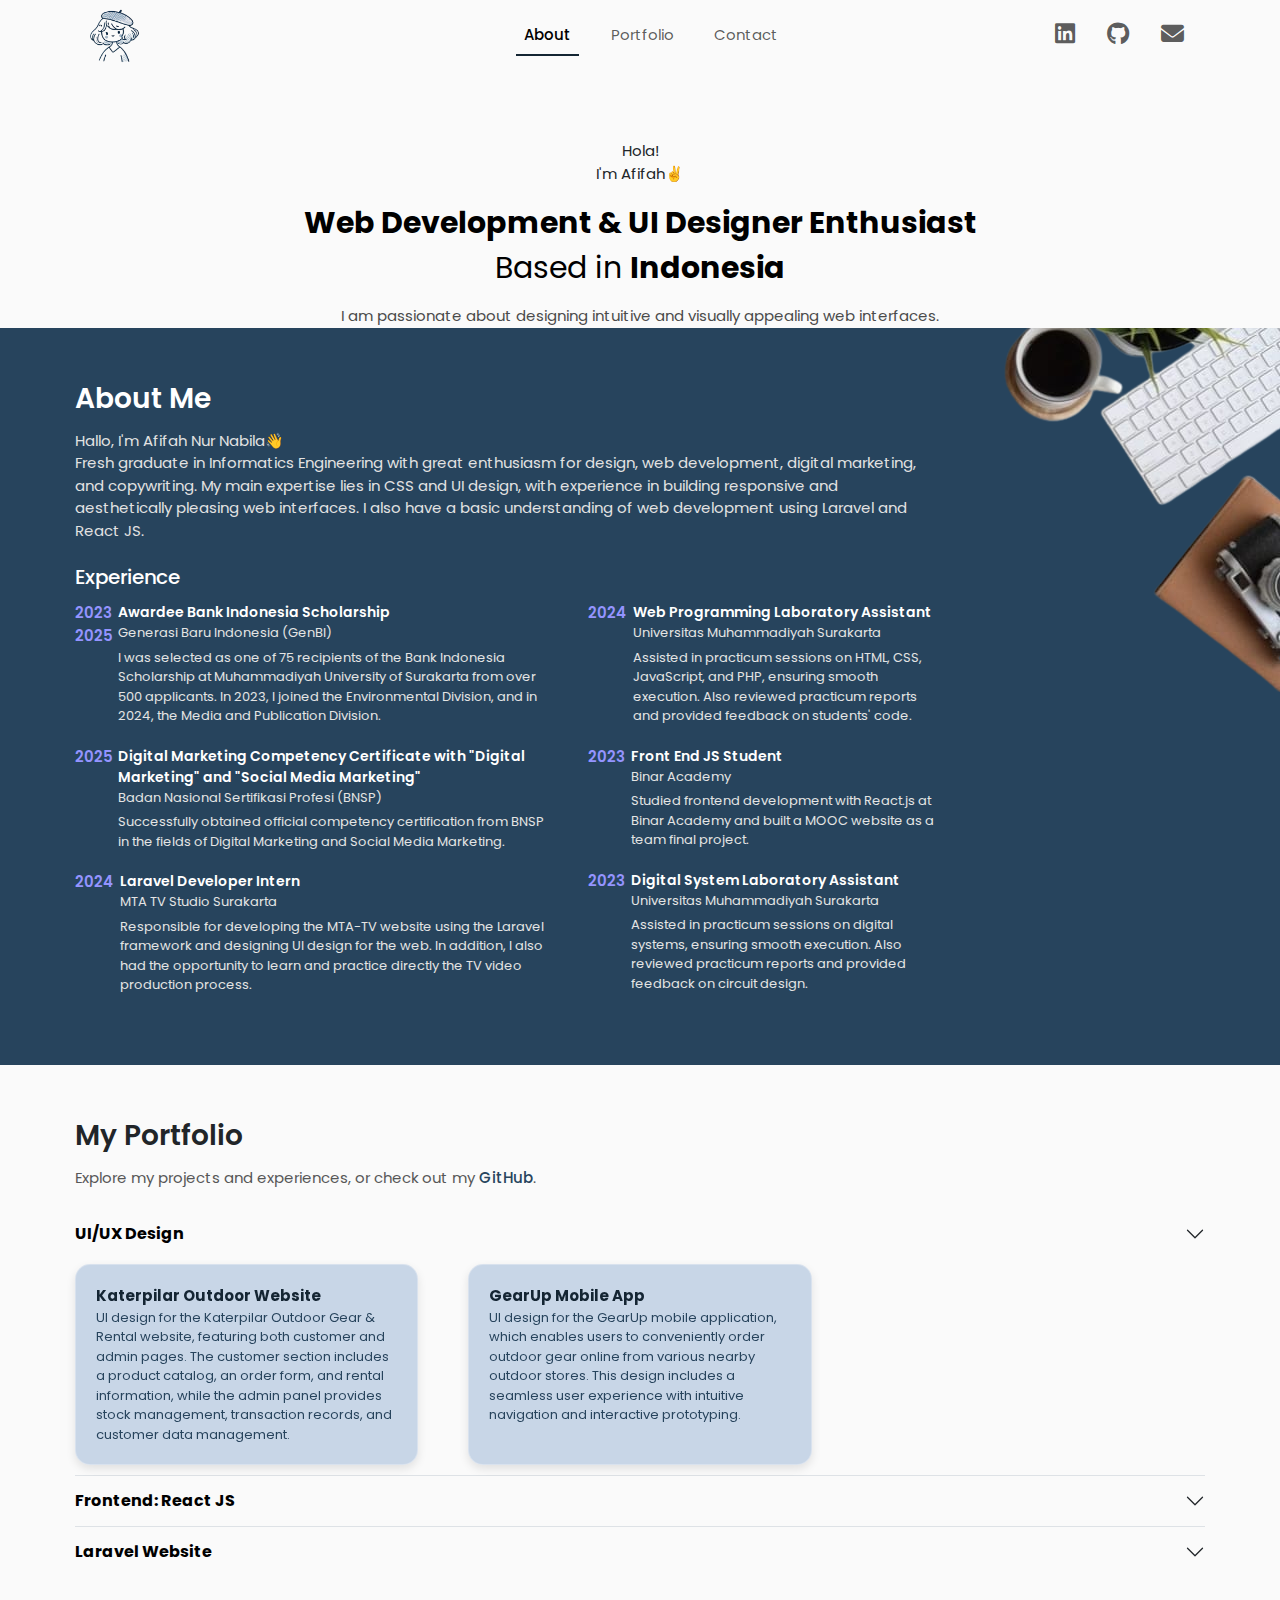
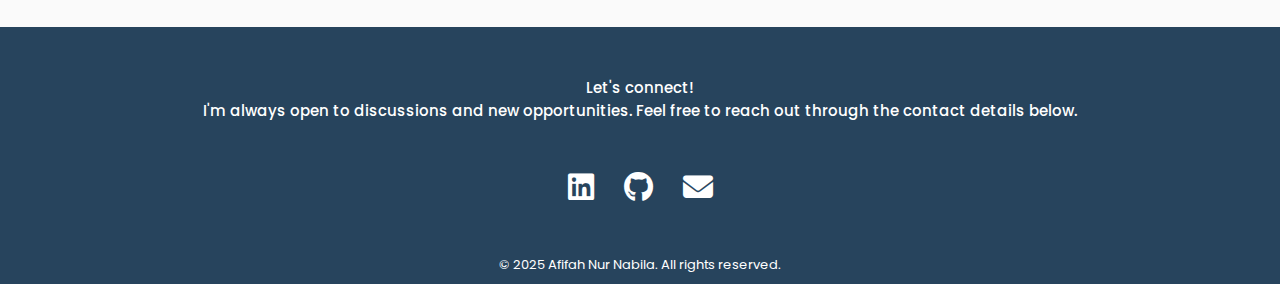
<file: page/index.html>
<!DOCTYPE html>
<html lang="id">

<head>
    <meta charset="UTF-8">
    <meta name="viewport" content="width=device-width, initial-scale=1.0">
    <title>Welcome to Afifah's portfolio :)</title>
    <link href="https://cdn.jsdelivr.net/npm/bootstrap@5.3.3/dist/css/bootstrap.min.css" rel="stylesheet"
        integrity="sha384-QWTKZyjpPEjISv5WaRU9OFeRpok6YctnYmDr5pNlyT2bRjXh0JMhjY6hW+ALEwIH" crossorigin="anonymous">
    <link rel="stylesheet" href="https://cdnjs.cloudflare.com/ajax/libs/font-awesome/6.5.1/css/all.min.css">
    <link rel="stylesheet" href="../css/style.css">
</head>

<body>
    <!-- NAVBAR -->
    <nav class="navbar fixed-top navbar-expand-lg"
        style="background-color: rgb(250, 250, 250); padding-top: 0; padding-bottom: 0;">
        <div class="container-fluid">
            <a class="navbar-brand" href="#home" style="padding-right: 8%; padding-top: 0; padding-bottom: 0;">
                <img class="logo" src="../img/logo1.png" alt="Logo" height="40">
            </a>

            <button class="navbar-toggler" type="button" data-bs-toggle="collapse" data-bs-target="#navbarNav"
                aria-controls="navbarNav" aria-expanded="false" aria-label="Toggle navigation">
                <span class="navbar-toggler-icon"></span>
            </button>

            <div class="collapse navbar-collapse justify-content-between" id="navbarNav">
                <ul class="navbar-nav mx-auto">
                    <li class="nav-item pe-4">
                        <a class="nav-link active" href="#about">About</a>
                    </li>
                    <li class="nav-item pe-4">
                        <a class="nav-link" href="#portfolio">Portfolio</a>
                    </li>
                    <li class="nav-item">
                        <a class="nav-link" href="#footer">Contact</a>
                    </li>
                </ul>

                <ul class="navbar-nav flex-row">
                    <li class="nav-item pe-2">
                        <a class="nav-link" href="https://www.linkedin.com/in/afifah-nur-nabila/" target="_blank">
                            <i class="fa-brands fa-linkedin"></i>
                        </a>
                    </li>
                    <li class="nav-item px-2">
                        <a class="nav-link" href="https://github.com/afifahnn/" target="_blank">
                            <i class="fa-brands fa-github"></i>
                        </a>
                    </li>
                    <li class="nav-item px-2">
                        <a class="nav-link" href="mailto:afifah.nn74@gmail.com">
                            <i class="fa-solid fa-envelope"></i>
                        </a>
                    </li>
                </ul>
            </div>
        </div>
    </nav>

    <!-- CONTENT -->
    <div class="content-section">
        <!-- HOME -->
        <div id="home">
            <div class="judul">Hola! <br> I'm Afifah✌</div>
            <div class="highlight"><b>Web Development & UI Designer Enthusiast</b> <br> Based in <b>Indonesia</b></div>
            <div class="resume">I am passionate about designing intuitive and visually appealing web interfaces.</div>
            <!-- <div class="scroll">Get to know me better – just scroll!</div> -->
        </div>

        <!-- ABOUT -->
        <div id="about">
            <div class="intro">
                <div class="title">About Me</div>
                <div class="content-about">Hallo, I'm Afifah Nur Nabila👋 <br>
                    Fresh graduate in Informatics Engineering with great enthusiasm for design, web development, digital
                    marketing, and copywriting. My main expertise lies in CSS and UI design, with experience in building
                    responsive and aesthetically pleasing web interfaces. I also have a basic understanding of web
                    development using Laravel and React JS.
                </div>
                <div class="experience">
                    <div class="exp">Experience</div>
                    <div class="content-exp">
                        <div class="content-left">
                            <div class="content-poin">
                                <div class="year-exp">2023 2025</div>
                                <div>
                                    <div class="judul-exp">Awardee Bank Indonesia Scholarship</div>
                                    <div class="place-exp">Generasi Baru Indonesia (GenBI)</div>
                                    <div class="desc-exp">I was selected as one of 75 recipients of the Bank Indonesia
                                        Scholarship at Muhammadiyah University of Surakarta from over 500 applicants. In
                                        2023, I joined the Environmental Division, and in 2024, the Media and
                                        Publication Division.</div>
                                </div>
                            </div>
                            <div class="content-poin">
                                <div class="year-exp">2025</div>
                                <div>
                                    <div class="judul-exp">Digital Marketing Competency Certificate with "Digital
                                        Marketing" and "Social Media Marketing"</div>
                                    <div class="place-exp">Badan Nasional Sertifikasi Profesi (BNSP)</div>
                                    <div class="desc-exp">Successfully obtained official competency certification from
                                        BNSP in the fields of Digital Marketing and Social Media Marketing.</div>
                                </div>
                            </div>
                            <div class="content-poin">
                                <div class="year-exp">2024</div>
                                <div>
                                    <div class="judul-exp">Laravel Developer Intern</div>
                                    <div class="place-exp">MTA TV Studio Surakarta</div>
                                    <div class="desc-exp">Responsible for developing the MTA-TV website using the
                                        Laravel framework and designing UI design for the web. In addition, I also had
                                        the opportunity to learn and practice directly the TV video production process.
                                    </div>
                                </div>
                            </div>
                        </div>
                        <div class="content-right">
                            <div class="content-poin">
                                <div class="year-exp">2024</div>
                                <div>
                                    <div class="judul-exp">Web Programming Laboratory Assistant</div>
                                    <div class="place-exp">Universitas Muhammadiyah Surakarta</div>
                                    <div class="desc-exp">Assisted in practicum sessions on HTML, CSS, JavaScript, and
                                        PHP, ensuring smooth execution. Also reviewed practicum reports and provided
                                        feedback on students' code.</div>
                                </div>
                            </div>
                            <div class="content-poin">
                                <div class="year-exp">2023</div>
                                <div>
                                    <div class="judul-exp">Front End JS Student</div>
                                    <div class="place-exp">Binar Academy</div>
                                    <div class="desc-exp">Studied frontend development with React.js at Binar Academy
                                        and built a MOOC website as a team final project.</div>
                                </div>
                            </div>
                            <div class="content-poin">
                                <div class="year-exp">2023</div>
                                <div>
                                    <div class="judul-exp">Digital System Laboratory Assistant</div>
                                    <div class="place-exp">Universitas Muhammadiyah Surakarta</div>
                                    <div class="desc-exp">Assisted in practicum sessions on digital systems, ensuring
                                        smooth execution. Also reviewed practicum reports and provided feedback on
                                        circuit design.</div>
                                </div>
                            </div>
                        </div>
                    </div>
                </div>
            </div>
            <div class="hero">
                <img src="../img/hero2.png">
            </div>
        </div>

        <!-- PORTFOLIO -->
        <div id="portfolio">
            <div class="intro-porto">
                <div class="title">My Portfolio</div>
                <div class="content-porto">Explore my projects and experiences, or check out my <a href="https://github.com/afifahnn" target="_blank">GitHub</a>.</div>
            </div>
            <div class="accordion-section">
                <div class="accordion accordion-flush" id="accordionFlushExample">
                    <div class="accordion-item">
                        <h2 class="accordion-header">
                            <button class="accordion-button collapsed" type="button" data-bs-toggle="collapse"
                                data-bs-target="#flush-collapseOne" aria-expanded="false" aria-controls="flush-collapseOne">
                                UI/UX Design
                            </button>
                        </h2>
                        <div id="flush-collapseOne" class="accordion-collapse collapse show"
                            data-bs-parent="#accordionFlushExample">
                            <div class="accordion-body">
                                <div class="grid-card">
                                    <div class="card">
                                        <a href="https://www.figma.com/design/nOY1vHaHNTejGvlJFJFHnt/SKRIPSI---Katerpilar?node-id=41-347&t=hydk5cuplqjMw8Pn-1" target="_blank">
                                            <div class="card-judul">Katerpilar Outdoor Website</div>
                                            <div class="card-desc">UI design for the Katerpilar Outdoor Gear & Rental website, featuring both customer and admin pages. The customer section includes a product catalog, an order form, and rental information, while the admin panel provides stock management, transaction records, and customer data management.</div>
                                        </a>
                                    </div>
                                    <div class="card">
                                        <a href="https://www.figma.com/design/LUAWXyuUj1cyHGuEn7FjXs/GearUp-IMK?node-id=0-1&t=mKk05xSuBDzECioA-1" target="_blank">
                                            <div class="card-judul">GearUp Mobile App</div>
                                            <div class="card-desc">UI design for the GearUp mobile application, which enables users to conveniently order outdoor gear online from various nearby outdoor stores. This design includes a seamless user experience with intuitive navigation and interactive prototyping.</div>
                                        </a>
                                    </div>
                                </div>
                            </div>
                        </div>
                    </div>
                    <div class="accordion-item">
                        <h2 class="accordion-header">
                            <button class="accordion-button collapsed" type="button" data-bs-toggle="collapse"
                                data-bs-target="#flush-collapseTwo" aria-expanded="false" aria-controls="flush-collapseTwo">
                                Frontend: React JS
                            </button>
                        </h2>
                        <div id="flush-collapseTwo" class="accordion-collapse collapse"
                            data-bs-parent="#accordionFlushExample">
                            <div class="accordion-body">
                                <div class="grid-card">
                                    <div class="card">
                                        <a href="https://livercourse.vercel.app/" target="_blank">
                                            <div class="card-judul">Website MOOC: Liver</div>
                                            <div class="card-desc">MOOC website: Liver, developed using the React.js framework for the frontend and Node.js for the backend. This project was a collaborative effort involving a team of four frontend developers and three backend developers. My primary role was focused on frontend development, ensuring an engaging and responsive user interface. This was our final project for the Independent Study program at Binar Academy.</div>
                                        </a>
                                    </div>
                                    <div class="card">
                                        <a href="https://challenge-04-alpha.vercel.app/" target="_blank">
                                            <div class="card-judul">Movie List</div>
                                            <div class="card-desc">A Movie List website displaying a collection of popular movies, developed using the React.js framework for a dynamic and interactive user experience.</div>
                                        </a>
                                    </div>
                                    <div class="card">
                                        <a href="https://challenge-03-pi.vercel.app/" target="_blank">
                                            <div class="card-judul">Todo List</div>
                                            <div class="card-desc">A simple Todo List landing page developed using React.js without a backend, providing a clean and interactive user interface for task management.</div>
                                        </a>
                                    </div>
                                </div>
                            </div>
                        </div>
                    </div>
                    <div class="accordion-item">
                        <h2 class="accordion-header">
                            <button class="accordion-button collapsed" type="button" data-bs-toggle="collapse"
                                data-bs-target="#flush-collapseThree" aria-expanded="false"
                                aria-controls="flush-collapseThree">
                                Laravel Website
                            </button>
                        </h2>
                        <div id="flush-collapseThree" class="accordion-collapse collapse"
                            data-bs-parent="#accordionFlushExample">
                            <div class="accordion-body">
                                <div class="grid-card">
                                    <div class="card">
                                        <a href="https://github.com/afifahnn/web-katerpilar.git" target="_blank">
                                            <div class="card-judul">Website Katerpilar Outdoor</div>
                                            <div class="card-desc">Katerpilar Outdoor website developed using the Laravel framework, featuring separate pages for customers and admins. Customers can browse the catalog, place online orders, and view their order history. Admins manage customer data, inventory, transactions, and financial records.</div>
                                        </a>
                                    </div>
                                    <div class="card">
                                        <a href="https://github.com/afifahnn/mtatv.git" target="_blank">
                                            <div class="card-judul">MTA TV</div>
                                            <div class="card-desc">The MTA TV website was developed using the Laravel framework to provide a platform for users to explore a diverse collection of videos from MTA TV, including educational, religious, and other informative content. This project was collaboratively built as part of an internship, where our team focused on enhancing the user experience and ensuring seamless video accessibility.</div>
                                        </a>
                                    </div>
                                    <div class="card">
                                        <a href="https://github.com/dianputricode/hellomi.git" target="_blank">
                                            <div class="card-judul">Hellomi Website</div>
                                            <div class="card-desc">The Hellomi website was collaboratively developed as a final project for college using the Laravel framework. It features a product catalog showcasing Hellomi bags, along with detailed product information. Users can also provide ratings and reviews for the bags, enhancing customer engagement and feedback.</div>
                                        </a>
                                    </div>
                                </div>
                            </div>
                        </div>
                    </div>
                </div>
            </div>
        </div>

        <!-- FOOTER -->
        <div id="footer">
            <div class="connect">Let's connect! <br> I'm always open to discussions and new opportunities. Feel free to reach out through the contact details below.</div>
            <div class="logo-contact">
                <div class="linked">
                    <a class="nav-link" href="https://www.linkedin.com/in/afifah-nur-nabila/" target="_blank">
                        <i class="fa-brands fa-linkedin"></i>
                    </a>
                </div>
                <div class="linked">
                    <a class="nav-link" href="https://github.com/afifahnn/" target="_blank">
                        <i class="fa-brands fa-github"></i>
                    </a>
                </div>
                <div class="linked">
                    <a href="mailto:afifah.nn74@gmail.com">
                        <i class="fa-solid fa-envelope"></i>
                    </a>
                </div>
            </div>
            <div class="copyright">© 2025 Afifah Nur Nabila. All rights reserved.</div>
        </div>
    </div>

    <!-- JAVASCRIPT -->
    <script src="https://cdn.jsdelivr.net/npm/@popperjs/core@2.11.8/dist/umd/popper.min.js"
        integrity="sha384-I7E8VVD/ismYTF4hNIPjVp/Zjvgyol6VFvRkX/vR+Vc4jQkC+hVqc2pM8ODewa9r" crossorigin="anonymous">
    </script>
    <script src="https://cdn.jsdelivr.net/npm/bootstrap@5.3.3/dist/js/bootstrap.min.js"
        integrity="sha384-0pUGZvbkm6XF6gxjEnlmuGrJXVbNuzT9qBBavbLwCsOGabYfZo0T0to5eqruptLy" crossorigin="anonymous">
    </script>
</body>

</html>
</file>
<file: css/style.css>
@import url('https://fonts.googleapis.com/css2?family=Poppins:wght@300;400;500;600;700&display=swap');

html {
    scroll-behavior: smooth;
}

body {
    font-family: 'Poppins', sans-serif;
    font-size: 15px;
}

/* NAVBAR */
.navbar {
    backdrop-filter: blur(10px);
    background-color: rgba(250, 250, 250, 0.8);
    padding-top: 0; 
    padding-bottom: 0;
}

.logo {
    width: 70px;
    height: 70px;
}

.container-fluid {
    padding-left: 80px;
    padding-right: 80px;
}

.nav-link i {
    font-size: 23px;
}

.nav-link {
    position: relative;
    transition: color 0.3s ease-in-out;
}

.nav-link.active {
    font-weight: 500;
    color: #142533;
}

.nav-link.active::after {
    content: "";
    position: absolute;
    left: 0;
    bottom: -2px;
    width: 100%;
    height: 2px;
    background-color: #142533;
}

.navbar-toggler:focus,
.navbar-toggler:active {
    outline: none;
    box-shadow: 0 0 2px rgba(0, 0, 0, 0.5);
    border: 1px solid rgba(0, 0, 0, 0.5);
}

/* HOME */
.content-section {
    padding-top: 90px;
    background-color: rgb(250, 250, 250);
}

#home {
    display: flex;
    flex-direction: column;
    gap: 15px;
    justify-content: center;
    align-items: center;
    padding-top: 50px;
    position: relative;
}

.judul {
    position: relative;
    text-align: center;
}

.highlight {
    text-align: center;
    font-size: 30px;
    color: black;
}

.resume {
    color: rgb(75, 75, 75);
}

.scroll {
    padding-top: 60px;
    padding-bottom: 10px;
    font-size: 13px;
}

.scroll i {
    font-size: 20px;
    color: #142533;
    display: flex;
    flex-direction: column;
    justify-content: center;
    align-items: center;
}

.arrow-down {
    animation: bounce 1.5s infinite;
}

@keyframes bounce {
    0%, 100% { transform: translateY(0); }
    50% { transform: translateY(5px); }
}

.add-img {
    position: absolute;
    width: 300px; 
    left: 10%;
    top: -20%;
}

.add-img2 {
    position: absolute;
    width: 300px;
    right: 10%;
    top: 20%;  
}

/* ABOUT */
#about {
    background-color: #27445D;
    color: white;
    display: flex;
}

.intro {
    padding: 50px 75px;
    width: 79%;
}

.hero {
    width: 21%;
    justify-content: end;
    display: flex;
}

.hero img {
    width: 296px;
    height: 364px;
}

.title {
    font-size: 28px;
    font-weight: 600;
    padding-bottom: 10px;
}

.content-about {
    color: rgb(226, 226, 226);
}

.exp {
    padding-top: 20px;
    padding-bottom: 10px;
    font-size: 20px;
    font-weight: 500;
}

.content-exp {
    display: flex;
    gap: 35px;
}

.content-poin {
    display: flex;
    gap: 6px;
    padding-bottom: 20px;
}

.year-exp {
    color: rgb(148, 148, 255);
    text-align: center;
    font-weight: 600;
}

.judul-exp {
    font-size: 14px;
    font-weight: 600;
}

.place-exp, .desc-exp {
    color: rgb(228, 228, 228);
    font-size: 13px;
}

.desc-exp {
    padding-top: 5px;
}

/* PORTO */
#portfolio {
    background-color: rgb(250, 250, 250);
}

.intro-porto {
    padding: 50px 75px 20px 75px;
}

.content-porto {
    color: rgb(87, 87, 87);
}

.content-porto a {
    text-decoration: none;
    color: #27445D;
    font-weight: 500;
}

.content-porto a:hover {
    color: #142533;
    text-decoration: underline;
}

.accordion-section {
    padding: 0 75px 50px 75px;
}

.accordion-item, .accordion-header, .accordion-button {
    background-color: rgb(250, 250, 250) !important;
}

.accordion-button {
    padding: 15px 0px;
}

.accordion-body {
    padding: 5px 0 10px 0;
}

.accordion-button:focus {
    box-shadow: none;
    outline: none;
}

.accordion-button {
    color: #000000;
    font-weight: 700;
    font-size: 16px;
    border: none;
}

.grid-card {
    display: grid;
    grid-template-columns: repeat(3, 1fr);
    gap: 50px;
}

.card a {
    text-decoration: none;
    color: black;
}

.card {
    padding: 20px;
    background: rgba(0, 72, 155, 0.2); 
    border-radius: 15px;
    border: 1px solid rgba(255, 255, 255, 0.3); 
    backdrop-filter: blur(10px); 
    box-shadow: 0px 4px 10px rgba(0, 0, 0, 0.1); 
    transition: all 0.3s ease-in-out;
}

.card:hover {
    backdrop-filter: blur(15px); 
    transform: translateY(-5px); 
}

.card-judul {
    font-size: 15px;
    font-weight: 650;
    color: #142533;
}

.card-desc {
    font-size: 13px;
    color: #27445D;
}

/* FOOTER */
#footer {
    background-color: #27445D;
    padding: 50px 75px 10px 75px;
}

.connect {
    text-align: center;
    color: #ffffff;
    font-weight: 500;
    padding-bottom: 50px;
}

.logo-contact {
    padding-bottom: 50px;
    display: flex;
    gap: 30px;
    justify-content: center;
}

.linked a i {
    font-size: 30px;
    color: #ffffff;
}

.copyright {
    color: #ffffff;
    font-size: 13px;
    text-align: center;
}

/* RESPONSIVE */
@media screen and (max-width: 800px) {
    .container-fluid {
        padding-left: 20px;
        padding-right: 20px;
    }

    #home {
        padding-top: 20px;
    }

    .highlight {
        font-size: 25px;
        padding: 0 10px;
    }

    .resume {
        padding: 0 20px;
        text-align: center;
    }

    .scroll {
        padding-top: 40px;
    }

    .add-img {
        width: 200px; 
        left: -5%;
        top: -20%;
    }
    
    .add-img2 {
        width: 200px;
        right: 0%;
        top: 50%;  
    }

    .intro {
        padding: 40px 0px 40px 30px;
    }

    .content-exp {
        display: block;
    }
    
    .hero img {
        width: 182px;
        height: 250px;
    }

    .intro-porto {
        padding: 40px 30px 10px 30px;
    }

    .accordion-section {
        padding: 0 40px 50px 35px;
    }

    .grid-card {
        display: flex;
        flex-direction: column;
        gap: 10px;
    }

    #footer {
        padding: 50px 30px 10px 30px;
    }
}
</file>
